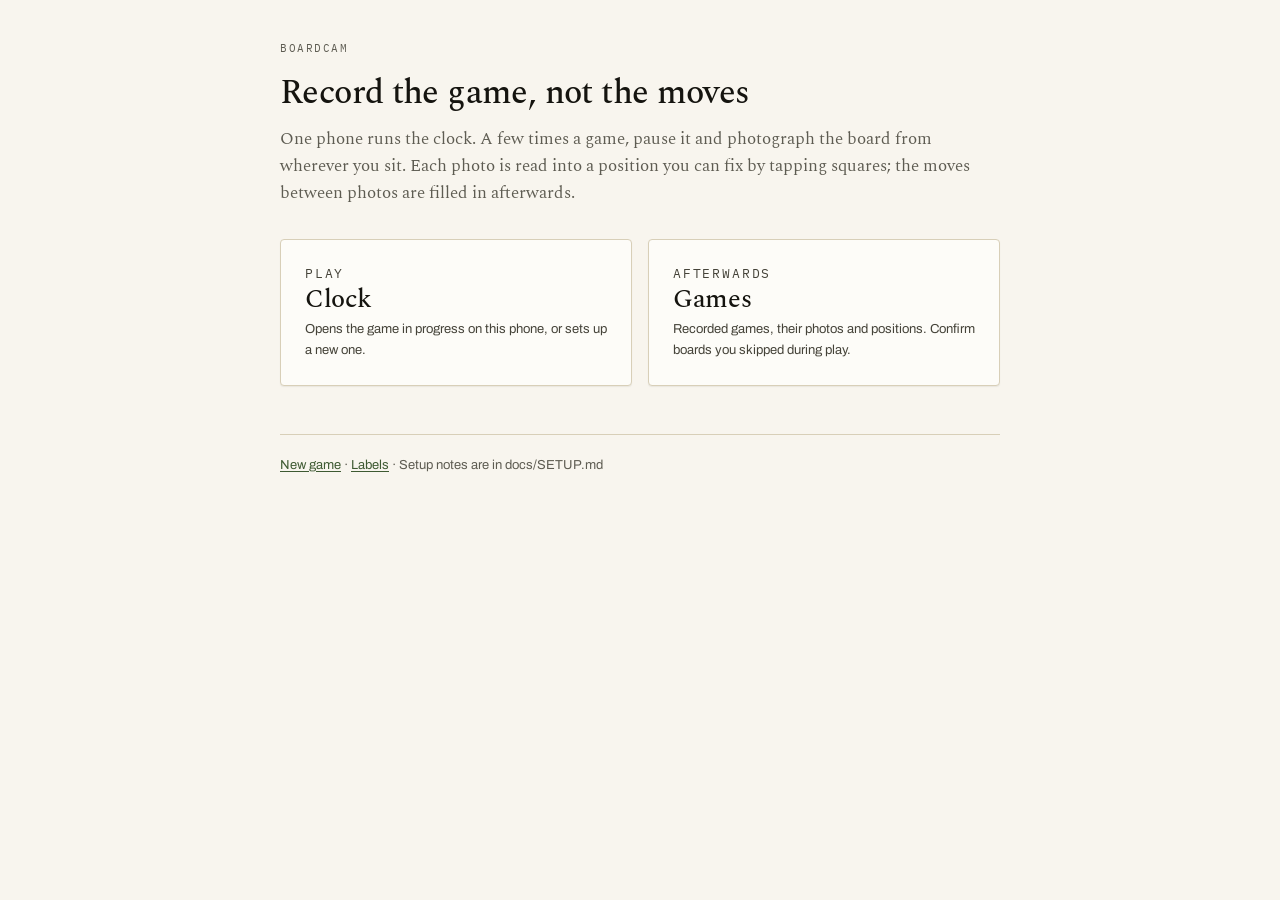
<file: static/index.html>
<!doctype html>
<html lang="en">
<head>
<meta charset="utf-8">
<meta name="viewport" content="width=device-width, initial-scale=1, viewport-fit=cover">
<title>BoardCam</title>
<link rel="manifest" href="/static/manifest.webmanifest">
<meta name="theme-color" content="#15140F">
<link rel="stylesheet" href="/static/css/boardcam.css">
<style>
  .role-grid { display: grid; gap: var(--space-4); grid-template-columns: 1fr; }
  @media (min-width: 560px) { .role-grid { grid-template-columns: 1fr 1fr; } }
  .role {
    display: block;
    text-decoration: none;
    color: inherit;
    background: var(--bg-raised);
    border: 1px solid var(--line-1);
    border-radius: var(--radius-md);
    padding: var(--space-6);
    box-shadow: var(--shadow-1);
    transition: border-color var(--dur-fast) var(--ease-out),
                box-shadow var(--dur-fast) var(--ease-out);
  }
  .role:hover { border-color: var(--moss-30); box-shadow: var(--shadow-2); }
  .role h2 { margin-bottom: var(--space-1); }
  .role p { margin: 0; color: var(--fg-2); font-size: var(--text-sm); }
  .order { font-family: var(--font-mono); font-size: var(--text-xs);
           letter-spacing: var(--tracking-wider); text-transform: uppercase;
           color: var(--fg-3); margin-bottom: var(--space-2); }
  footer { margin-top: var(--space-12); padding-top: var(--space-5);
           border-top: 1px solid var(--line-1); font-size: var(--text-sm); color: var(--fg-3); }
</style>
</head>
<body>
<main class="wrap">
  <p class="eyebrow">BoardCam</p>
  <h1>Record the game, not the moves</h1>
  <p class="prose muted">One phone runs the clock. A few times a game, pause it and photograph
  the board from wherever you sit. Each photo is read into a position you can fix by tapping
  squares; the moves between photos are filled in afterwards.</p>

  <div class="role-grid" style="margin-top: var(--space-8);">
    <a class="role" href="/clock">
      <p class="order">Play</p>
      <h2>Clock</h2>
      <p>Opens the game in progress on this phone, or sets up a new one.</p>
    </a>
    <a class="role" href="/games">
      <p class="order">Afterwards</p>
      <h2>Games</h2>
      <p>Recorded games, their photos and positions. Confirm boards you skipped during play.</p>
    </a>
  </div>

  <footer>
    <a href="/clock?new">New game</a> · <a href="/label">Labels</a> · Setup notes are in <span class="num">docs/SETUP.md</span>
  </footer>
</main>
</body>
</html>
</file>
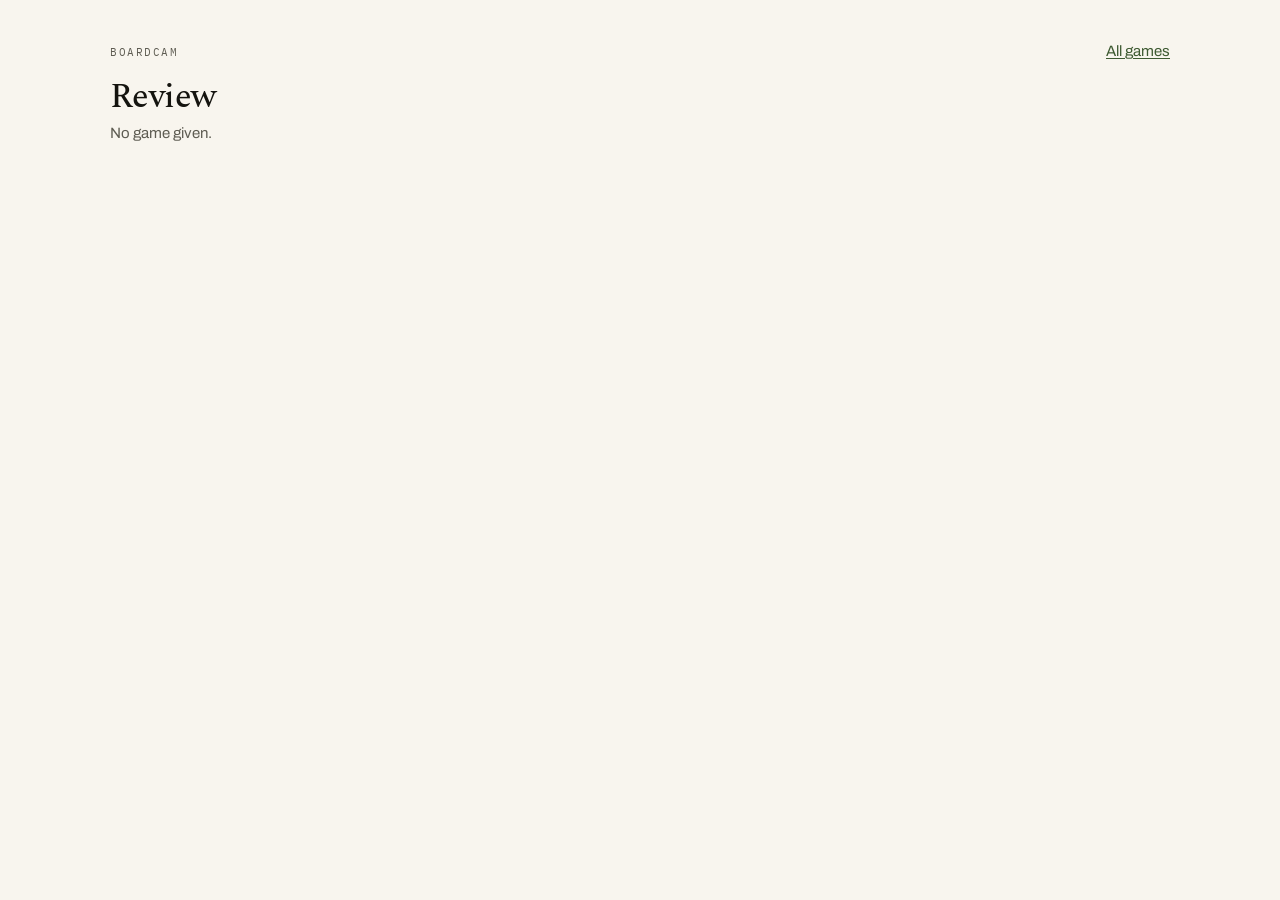
<file: static/review.html>
<!doctype html>
<html lang="en">
<head>
<meta charset="utf-8">
<meta name="viewport" content="width=device-width, initial-scale=1, viewport-fit=cover">
<title>Review · BoardCam</title>
<link rel="stylesheet" href="/static/css/boardcam.css">
<style>
  .wrap.wide { max-width: 1100px; }
  header.page { display: flex; align-items: baseline; gap: var(--space-4); flex-wrap: wrap; }

  #game-header { margin-bottom: var(--space-5); }
  #meta-line { margin: var(--space-1) 0 0; }
  #result-row { margin-top: var(--space-4); align-items: center; }
  #solve-line { margin: var(--space-3) 0 0; font-size: var(--text-sm); }
  #solve-line.warn { color: var(--warning); }

  .review-grid { display: grid; grid-template-columns: minmax(300px, 460px) 1fr;
    gap: var(--space-5); align-items: start; }
  @media (max-width: 820px) { .review-grid { grid-template-columns: minmax(0, 1fr); } }
  .review-grid > *, #game-header .row > * { min-width: 0; }
  #players, #meta-line { overflow-wrap: anywhere; }
  @media (max-width: 480px) {
    .nav { gap: var(--space-1); flex-wrap: nowrap; }
    .nav .btn { min-width: 0; padding: 0 var(--space-3); }
    #ply-label { min-width: 0; flex: 1 1 auto; }
    #game-header .btn { min-height: 36px; padding: 0 var(--space-3); font-size: var(--text-sm); }
  }

  #board-card .bd { max-width: 460px; }
  .nav { justify-content: center; margin-top: var(--space-3); }
  .nav .btn { min-width: 44px; font-family: var(--font-mono); }
  #ply-label { font-family: var(--font-mono); font-size: var(--text-sm); min-width: 9em; text-align: center; }
  #ply-state { margin: var(--space-2) 0 0; text-align: center; font-size: var(--text-sm); color: var(--fg-2); }
  .legend { display: flex; gap: var(--space-4); flex-wrap: wrap; justify-content: center;
    font-size: var(--text-xs); color: var(--fg-2); margin-top: var(--space-3); }

  .cands { list-style: none; margin: 0; padding: 0; }
  .cands li { display: grid; grid-template-columns: 4.5em 1fr auto; gap: var(--space-3); align-items: center;
    padding: var(--space-2) 0; border-top: 1px solid var(--line-1); font-size: var(--text-sm); }
  .cands .mv { font-family: var(--font-mono); }
  .cands .bar { height: 6px; background: var(--bg-sunken); border-radius: var(--radius-xs); overflow: hidden; }
  .cands .bar span { display: block; height: 100%; background: var(--arrow-derived); }
  .cands .pct { font-family: var(--font-mono); color: var(--fg-2); font-variant-numeric: tabular-nums; }
  .cands .btn { min-height: 32px; padding: 0 var(--space-3); font-size: var(--text-xs); }
  h3 .key { margin-left: var(--space-2); }

  .movelist-scroll { max-height: 420px; overflow-y: auto; }
  table.movelist { width: 100%; border-collapse: collapse; font-family: var(--font-mono); font-size: var(--text-sm); }
  table.movelist td { padding: 1px 4px; vertical-align: top; }
  table.movelist td.movenum { color: var(--fg-3); text-align: right; width: 2.6em; }
  .ply { display: inline-block; cursor: pointer; padding: 1px 6px; border-radius: var(--radius-sm);
    border: 0; background: none; font: inherit; color: var(--fg-3); }
  .ply.certain { color: var(--fg-1); }
  .ply.pinned { color: var(--fg-1); text-decoration: underline; text-underline-offset: 3px; }
  .ply:hover { background: var(--bg-sunken); }
  .ply.selected { background: var(--brand-soft); color: var(--fg-1); }
  .tag { font-size: 10px; color: var(--fg-3); margin-left: 2px; }
  .gapnote td { color: var(--warning); font-family: var(--font-sans); font-size: var(--text-xs); padding: 4px; }

  #graph-card { margin-top: var(--space-5); }
  #graph { position: relative; }
  #graph svg { display: block; width: 100%; height: 220px; touch-action: none; }
  #graph .tip { position: absolute; pointer-events: none; background: var(--bg-raised); border: 1px solid var(--line-2);
    border-radius: var(--radius-sm); padding: 4px 8px; font-size: var(--text-xs); font-family: var(--font-mono);
    box-shadow: var(--shadow-2); white-space: nowrap; }
  .graph-legend { display: flex; gap: var(--space-4); flex-wrap: wrap; font-size: var(--text-xs); color: var(--fg-2); }
  .graph-legend svg { vertical-align: middle; margin-right: 4px; }

  #pgn-card { margin-top: var(--space-5); }
  #pgn-text { margin: 0; max-height: 40vh; overflow: auto; font-family: var(--font-mono);
    font-size: var(--text-xs); white-space: pre-wrap; word-break: break-word; }

  #photos-card { margin-top: var(--space-5); }
  .ph-settings-grid { display: grid; grid-template-columns: 1fr 7em; gap: var(--space-2) var(--space-3); max-width: 440px; }
  .ph-settings-grid label { margin: 0; }
  .ph-list { display: grid; gap: var(--space-4); grid-template-columns: repeat(auto-fill, minmax(260px, 1fr)); }
  .ph-item { border-top: 1px solid var(--line-1); padding-top: var(--space-3); }
  .ph-item img { width: 100%; height: 160px; object-fit: contain; background: var(--bg-sunken); display: block; }
  .ph-head { display: flex; gap: var(--space-2); align-items: baseline; margin: var(--space-2) 0; }
  .ph-head strong { font-family: var(--font-mono); font-weight: 500; }
  .ph-status { font-family: var(--font-mono); font-size: var(--text-xs); text-transform: uppercase;
    letter-spacing: var(--tracking-wider); color: var(--fg-3); }
  .ph-status.open { color: var(--negative); }
  .ph-fen { font-family: var(--font-mono); font-size: var(--text-xs); color: var(--fg-2); word-break: break-all; }
  .ph-editor { grid-column: 1 / -1; }
  .ph-flags { color: var(--negative); font-size: var(--text-sm); }
</style>
</head>
<body>
<main class="wrap wide">
  <header class="page">
    <div>
      <p class="eyebrow">BoardCam</p>
      <h1 style="margin-bottom: var(--space-1);">Review</h1>
    </div>
    <span class="spacer"></span>
    <a href="/games">All games</a>
  </header>

  <p class="muted" id="status-msg"></p>

  <div id="content" hidden>
    <section class="card" id="game-header">
      <div class="row" style="justify-content: space-between; align-items: flex-start;">
        <div>
          <h2 id="players" style="margin-bottom: var(--space-1);"></h2>
          <p class="muted num" id="meta-line"></p>
        </div>
        <div class="row">
          <a class="btn" id="pgn-download" href="#" download>Download PGN</a>
          <button type="button" class="btn" id="copy-pgn-btn">Copy PGN</button>
          <button type="button" class="btn" id="copy-fens-btn">Copy FENs</button>
          <button type="button" class="btn" id="lichess-btn">Import to lichess</button>
          <a class="btn" id="lichess-link" href="#" target="_blank" rel="noopener" hidden>Open in lichess</a>
          <button type="button" class="btn btn-danger" id="delete-btn">Delete game</button>
        </div>
      </div>
      <div class="row" id="result-row">
        <span class="eyebrow">Result</span>
        <div class="chip-row" id="result-chips"></div>
      </div>
      <p class="muted num" id="solve-line"></p>
    </section>

    <div class="review-grid">
      <section class="card" id="board-card">
        <div id="board"></div>
        <div class="row nav">
          <button type="button" class="btn" id="nav-first" aria-label="Start">|‹</button>
          <button type="button" class="btn" id="nav-prev" aria-label="Previous ply">‹</button>
          <span id="ply-label" class="num"></span>
          <button type="button" class="btn" id="nav-next" aria-label="Next ply">›</button>
          <button type="button" class="btn" id="nav-last" aria-label="Last ply">›|</button>
        </div>
        <p id="ply-state"></p>
        <div class="legend">
          <span><span class="bd-key bd-key-derived"></span>likely moves (width = probability)</span>
          <span><span class="bd-key bd-key-engine"></span>Stockfish's best moves</span>
        </div>
      </section>

      <div class="stack">
        <section class="card">
          <h3>Next move <span class="muted" id="next-note" style="font-weight: 400; font-size: var(--text-sm);"></span></h3>
          <ul class="cands" id="derived-list"></ul>
          <h3 style="margin-top: var(--space-5);">Stockfish</h3>
          <ul class="cands" id="engine-list"></ul>
        </section>
        <section class="card">
          <h3>Moves</h3>
          <p class="muted" style="font-size: var(--text-xs); margin: 0 0 var(--space-2);">Dark: photographed, accepted or forced. Grey: inferred. Underlined: accepted by you.</p>
          <div class="movelist-scroll">
            <table class="movelist"><tbody id="move-rows"></tbody></table>
          </div>
        </section>
      </div>
    </div>

    <section class="card" id="graph-card">
      <h3 style="margin-bottom: var(--space-1);" id="graph-title">Evaluation</h3>
      <p class="muted" style="font-size: var(--text-sm); margin: 0 0 var(--space-3);">Stockfish, pawns from White's side, clamped at ±6. Tap a ply to jump to it.</p>
      <div id="graph"></div>
      <div class="graph-legend">
        <span><svg width="26" height="8"><line x1="0" y1="4" x2="26" y2="4" stroke="var(--fg-1)" stroke-width="2"/></svg>certain positions</span>
        <span><svg width="26" height="8"><line x1="0" y1="4" x2="26" y2="4" stroke="var(--fg-1)" stroke-width="2" stroke-dasharray="3 3"/></svg>inferred between photos</span>
        <span><svg width="12" height="12"><circle cx="6" cy="6" r="4" fill="var(--fg-1)" stroke="var(--bg-raised)" stroke-width="2"/></svg>photo</span>
      </div>
      <p class="muted" style="font-size: var(--text-xs); margin: var(--space-2) 0 0;">Source: Stockfish depth 12 on the most likely line; inferred plies are a best guess.</p>
    </section>

    <section class="card" id="pgn-card">
      <h3>PGN</h3>
      <pre id="pgn-text"></pre>
    </section>
  </div>

  <section class="card stack" id="photos-card" hidden>
    <div class="row">
      <h2 style="margin: 0;" id="ph-players"></h2>
      <span class="spacer"></span>
      <button type="button" class="btn" id="ph-settings-btn" aria-expanded="false">Settings</button>
    </div>
    <p class="muted num" id="ph-summary" style="margin: 0;"></p>

    <form id="ph-settings" class="stack" hidden>
      <div class="ph-settings-grid">
        <label>White <input name="white_name" type="text" maxlength="40"></label>
        <label>Rating <input name="white_rating" type="number" min="100" max="3500"></label>
        <label>Black <input name="black_name" type="text" maxlength="40"></label>
        <label>Rating <input name="black_rating" type="number" min="100" max="3500"></label>
      </div>
      <label>Board reader <select name="reader_model"></select></label>
      <p class="muted" style="font-size: var(--text-xs); margin: 0;">Ratings on the chess.com scale; changing them solves the moves again. A new reader applies to photos taken after the change.</p>
      <div class="row"><button type="submit" class="btn btn-primary">Save settings</button></div>
    </form>

    <div id="ph-list" class="ph-list"></div>
  </section>
</main>

<script type="module" src="/static/js/photos.js"></script>
<script type="module" src="/static/js/review.js"></script>
</body>
</html>
</file>
<file: static/css/boardcam.css>
/* BoardCam — kaczor-design tokens + the shared shell.
   Tokens are inlined (not @imported) so a phone on a flaky tunnel paints
   correctly from one request. Only the subset the app uses is kept. */

@import url('https://fonts.googleapis.com/css2?family=Spectral:ital,wght@0,300;0,400;0,500;0,600;1,400&family=Archivo:wght@300;400;500;600;700&family=IBM+Plex+Mono:wght@400;500;600&display=swap');

:root {
  --paper-00: #FDFCF8;
  --paper-05: #F8F5EE;
  --paper-10: #F2EEE4;
  --paper-20: #E8E2D2;
  --paper-30: #D8CFB8;

  --stone-10: #E6E4DC;
  --stone-20: #CDCAC0;
  --stone-30: #A8A59A;
  --stone-40: #807D72;
  --stone-50: #5E5C52;
  --stone-60: #454339;
  --stone-70: #322F27;
  --stone-80: #211F1A;
  --stone-90: #15140F;
  --ink:      #0E0D09;

  --moss-10: #E6EBDD;
  --moss-20: #C4D0AE;
  --moss-30: #8FA474;
  --moss-40: #5F784A;
  --moss-50: #3E5A32;
  --moss-60: #2E4426;
  --moss-70: #1F301A;

  --terra-10: #F4E4D7;
  --terra-30: #D29972;
  --terra-40: #B96F3E;
  --terra-50: #92552D;

  --brand:       var(--moss-50);
  --brand-hover: var(--moss-60);
  --brand-soft:  var(--moss-10);
  --brand-ring:  rgba(62, 90, 50, 0.28);
  --brand-on:    var(--paper-00);

  --positive: var(--moss-40);
  --negative: #A63826;
  --warning:  var(--terra-50);

  --bg:        var(--paper-05);
  --bg-raised: var(--paper-00);
  --bg-sunken: var(--paper-10);
  --bg-panel:  var(--paper-10);
  --bg-inverse: var(--stone-90);

  --fg-1: var(--stone-90);
  --fg-2: var(--stone-60);
  --fg-3: var(--stone-50);
  --fg-4: var(--stone-40);
  --fg-on-inverse: var(--paper-05);

  --line-1: var(--paper-30);
  --line-2: var(--stone-20);
  --line-strong: var(--stone-40);

  --shadow-1: 0 1px 0 rgba(62, 56, 40, 0.04), 0 1px 2px rgba(62, 56, 40, 0.04);
  --shadow-2: 0 1px 0 rgba(62, 56, 40, 0.03), 0 6px 14px -6px rgba(62, 56, 40, 0.10);
  --shadow-3: 0 2px 0 rgba(62, 56, 40, 0.03), 0 16px 32px -10px rgba(62, 56, 40, 0.14);
  --ring: 0 0 0 3px var(--brand-ring);

  --radius-xs: 1px;
  --radius-sm: 2px;
  --radius-md: 4px;
  --radius-lg: 8px;

  --space-1: 4px;  --space-2: 8px;  --space-3: 12px; --space-4: 16px;
  --space-5: 20px; --space-6: 24px; --space-8: 32px; --space-10: 40px;
  --space-12: 48px; --space-16: 64px;

  --ease-out: cubic-bezier(0.22, 0.61, 0.36, 1);
  --dur-fast: 140ms;
  --dur-med:  240ms;

  --font-display: 'Spectral', 'Tiempos Headline', Georgia, serif;
  --font-prose:   'Spectral', Georgia, serif;
  --font-sans:    'Archivo', system-ui, -apple-system, 'Helvetica Neue', Arial, sans-serif;
  --font-mono:    'IBM Plex Mono', 'SF Mono', Menlo, monospace;

  --text-xs: 11px; --text-sm: 13px; --text-base: 15px; --text-md: 17px;
  --text-lg: 20px; --text-xl: 26px; --text-2xl: 34px; --text-3xl: 48px;

  --leading-tight: 1.05;
  --leading-snug:  1.2;
  --leading-body:  1.58;

  --tracking-tighter: -0.018em;
  --tracking-tight:   -0.012em;
  --tracking-body:     0;
  --tracking-wider:    0.14em;
}

/* ---------- reset ---------- */
*, *::before, *::after { box-sizing: border-box; }

html, body {
  margin: 0;
  padding: 0;
  height: 100%;
  background: var(--bg);
  color: var(--fg-1);
  font-family: var(--font-sans);
  font-size: var(--text-base);
  line-height: var(--leading-body);
  -webkit-text-size-adjust: 100%;
  -webkit-tap-highlight-color: transparent;
  overscroll-behavior: none;
}

/* Phones only. Everything here is tapped, never selected or dragged. */
body.app {
  touch-action: manipulation;
  user-select: none;
  -webkit-user-select: none;
}

h1, h2, h3 {
  font-family: var(--font-display);
  font-weight: 500;
  letter-spacing: var(--tracking-tight);
  line-height: var(--leading-snug);
  margin: 0 0 var(--space-3);
}
h1 { font-size: var(--text-2xl); letter-spacing: var(--tracking-tighter); }
h2 { font-size: var(--text-xl); }
h3 { font-size: var(--text-md); font-family: var(--font-sans); font-weight: 600; }

p { margin: 0 0 var(--space-4); }
a { color: var(--brand); text-decoration-thickness: 1px; text-underline-offset: 2px; }
a:hover { color: var(--brand-hover); }

.eyebrow {
  font-family: var(--font-mono);
  font-size: var(--text-xs);
  letter-spacing: var(--tracking-wider);
  text-transform: uppercase;
  color: var(--fg-3);
}

.num { font-variant-numeric: tabular-nums; font-feature-settings: "tnum" 1; }

.muted { color: var(--fg-3); }
.prose { font-family: var(--font-prose); font-size: var(--text-md); }

/* ---------- layout ---------- */
.wrap {
  max-width: 760px;
  margin: 0 auto;
  padding-block: var(--space-10);
  padding-inline: var(--space-5);
}

.card {
  background: var(--bg-raised);
  border: 1px solid var(--line-1);
  border-radius: var(--radius-md);
  padding: var(--space-5);
  box-shadow: var(--shadow-1);
}

/* ---------- buttons ---------- */
.btn {
  display: inline-flex;
  align-items: center;
  justify-content: center;
  gap: var(--space-2);
  min-height: 44px;
  padding: var(--space-3) var(--space-5);
  font-family: var(--font-sans);
  font-size: var(--text-base);
  font-weight: 500;
  color: var(--fg-1);
  background: var(--bg-raised);
  border: 1px solid var(--line-2);
  border-radius: var(--radius-md);
  cursor: pointer;
  transition: background var(--dur-fast) var(--ease-out),
              border-color var(--dur-fast) var(--ease-out);
}
.btn:hover { background: var(--bg-sunken); }
.btn:focus-visible { outline: none; box-shadow: var(--ring); }
.btn:disabled { opacity: 0.45; cursor: not-allowed; }

.btn-primary {
  background: var(--brand);
  border-color: var(--brand);
  color: var(--brand-on);
}
.btn-primary:hover { background: var(--brand-hover); border-color: var(--brand-hover); }

.btn-danger { color: var(--negative); border-color: var(--negative); background: transparent; }
.btn-danger:hover { background: rgba(166, 56, 38, 0.08); }

.btn-lg { min-height: 56px; font-size: var(--text-md); }
.btn-block { width: 100%; }

/* ---------- fields ---------- */
label { display: block; font-size: var(--text-sm); color: var(--fg-2); margin-bottom: var(--space-1); }

input[type="text"], input[type="number"], select {
  width: 100%;
  min-height: 44px;
  padding: var(--space-2) var(--space-3);
  font-family: var(--font-sans);
  font-size: var(--text-base);
  color: var(--fg-1);
  background: var(--bg-raised);
  border: 1px solid var(--line-2);
  border-radius: var(--radius-md);
}
input:focus, select:focus { outline: none; box-shadow: var(--ring); border-color: var(--brand); }

input.code {
  font-family: var(--font-mono);
  font-size: var(--text-xl);
  letter-spacing: 0.22em;
  text-transform: uppercase;
  text-align: center;
}

/* ---------- status strip ---------- */
/* One line of dots at the top of both phone pages. Honest state only:
   a dot is `ok` when the server said so, never optimistically. */
.status-strip {
  display: flex;
  align-items: center;
  gap: var(--space-4);
  flex-wrap: wrap;
  padding: var(--space-2) var(--space-4);
  background: var(--bg-inverse);
  color: var(--fg-on-inverse);
  font-family: var(--font-mono);
  font-size: var(--text-xs);
  letter-spacing: 0.06em;
}

.status-item { display: inline-flex; align-items: center; gap: var(--space-2); white-space: nowrap; }

.dot {
  width: 8px;
  height: 8px;
  border-radius: 50%;
  background: var(--stone-50);
  flex: 0 0 auto;
  transition: background var(--dur-med) var(--ease-out);
}
.dot.ok    { background: var(--moss-30); }
.dot.warn  { background: var(--terra-30); }
.dot.error { background: #D4664F; }
.dot.pulse { animation: dot-pulse 1s var(--ease-out); }

@keyframes dot-pulse {
  0%   { transform: scale(1); }
  40%  { transform: scale(1.9); }
  100% { transform: scale(1); }
}

@media (prefers-reduced-motion: reduce) {
  *, *::before, *::after { animation-duration: 0.01ms !important; transition-duration: 0.01ms !important; }
}

/* ---------- room code ---------- */
.room-code {
  font-family: var(--font-mono);
  font-size: var(--text-3xl);
  font-weight: 600;
  letter-spacing: 0.28em;
  text-indent: 0.28em;
  color: var(--fg-1);
}

/* ---------- modal ---------- */
/* Never window.confirm(): it blocks the event loop, kills the camera stream
   on iOS and cannot be styled. */
.modal-backdrop {
  position: fixed;
  inset: 0;
  z-index: 50;
  display: flex;
  align-items: center;
  justify-content: center;
  padding: var(--space-5);
  background: rgba(14, 13, 9, 0.62);
  backdrop-filter: blur(2px);
}
.modal-backdrop[hidden] { display: none !important; }

.modal {
  width: 100%;
  max-width: 420px;
  background: var(--bg-raised);
  border: 1px solid var(--line-1);
  border-radius: var(--radius-lg);
  box-shadow: var(--shadow-3);
  padding: var(--space-6);
}
.modal h2 { margin-bottom: var(--space-2); }
.modal .modal-body { color: var(--fg-2); font-size: var(--text-base); margin-bottom: var(--space-5); }
.modal .modal-actions { display: flex; flex-direction: column; gap: var(--space-2); }
.modal .modal-actions.row { flex-direction: row; }
.modal .modal-actions.row .btn { flex: 1; }

/* ---------- misc ---------- */
.stack { display: flex; flex-direction: column; gap: var(--space-4); }
.row   { display: flex; gap: var(--space-3); flex-wrap: wrap; align-items: center; }
.spacer { flex: 1 1 auto; }
.hidden, [hidden] { display: none !important; }

.chip-row { display: flex; gap: var(--space-2); flex-wrap: wrap; }
.chip {
  font-family: var(--font-mono);
  font-size: var(--text-sm);
  padding: var(--space-2) var(--space-3);
  border: 1px solid var(--line-2);
  border-radius: var(--radius-sm);
  background: var(--bg-raised);
  color: var(--fg-2);
  cursor: pointer;
  min-height: 40px;
}
.chip[aria-pressed="true"] {
  background: var(--brand-soft);
  border-color: var(--moss-30);
  color: var(--moss-60);
  font-weight: 600;
}

.toast {
  position: fixed;
  left: 50%;
  bottom: var(--space-6);
  transform: translateX(-50%);
  z-index: 60;
  background: var(--bg-inverse);
  color: var(--fg-on-inverse);
  font-size: var(--text-sm);
  padding: var(--space-3) var(--space-5);
  border-radius: var(--radius-md);
  box-shadow: var(--shadow-3);
  max-width: calc(100vw - var(--space-8));
}

table { width: 100%; border-collapse: collapse; font-size: var(--text-sm); }
th, td { text-align: left; padding: var(--space-3) var(--space-3); border-bottom: 1px solid var(--line-1); }
th { font-family: var(--font-mono); font-size: var(--text-xs); letter-spacing: var(--tracking-wider);
     text-transform: uppercase; color: var(--fg-3); font-weight: 500; }
td.num, th.num { text-align: right; font-variant-numeric: tabular-nums; }
</file>
